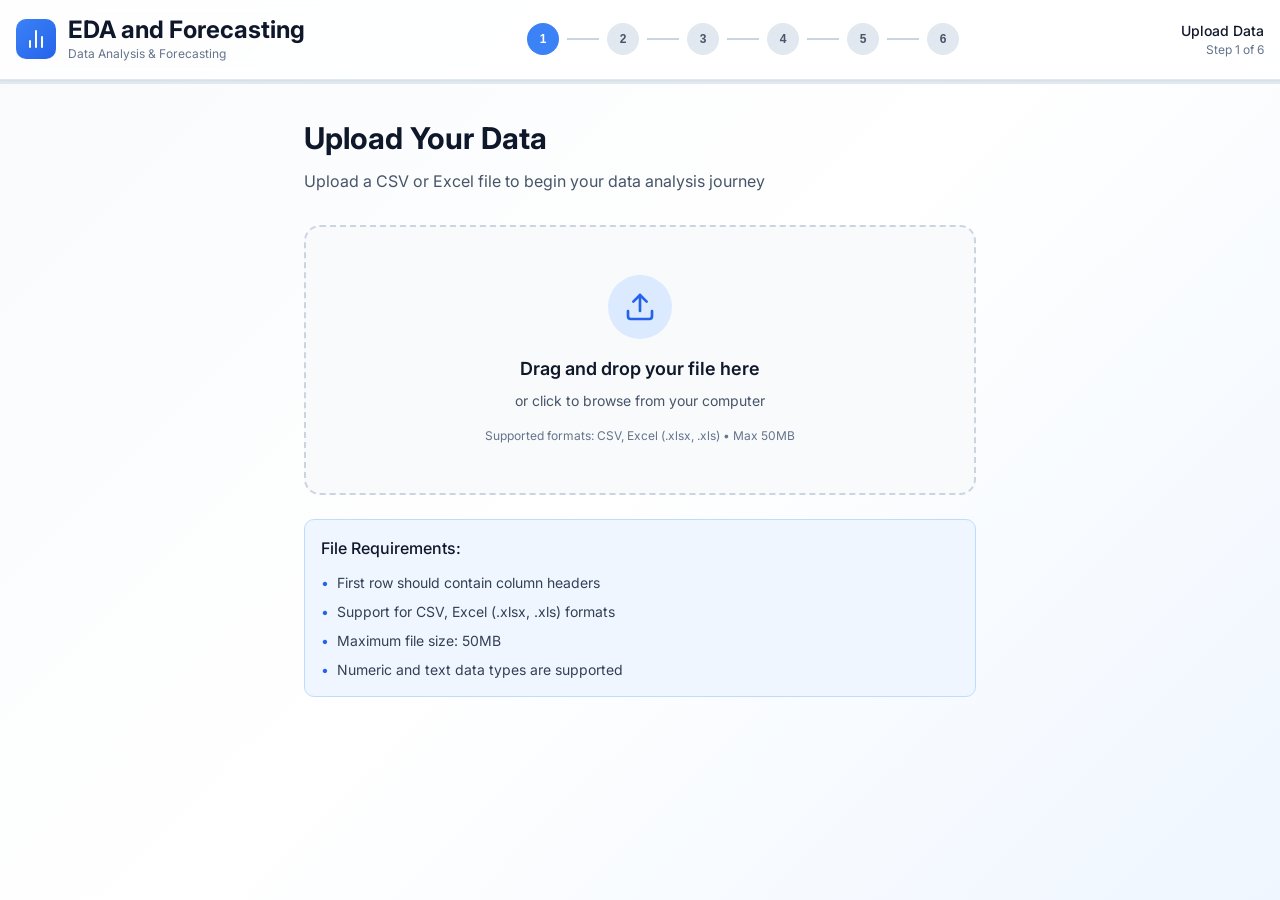
<file: index.html>
<!DOCTYPE html>
<html lang="en">
<head>
  <meta charset="UTF-8" />
  <meta name="viewport" content="width=device-width, initial-scale=1.0" />
  <title>EDA and Forecasting</title>
  <meta name="description" content="Upload your CSV or Excel data to begin analysis and forecasting with EDA and Forecasting." />
  <link rel="preconnect" href="https://fonts.googleapis.com" />
  <link rel="preconnect" href="https://fonts.gstatic.com" crossorigin />
  <link href="https://fonts.googleapis.com/css2?family=Inter:wght@300;400;500;600;700;800&display=swap" rel="stylesheet" />
  <link rel="stylesheet" href="styles.css" />
</head>
<body>
  <div id="nav-placeholder"></div>

  <main class="main-container">
    <section class="step-section" id="step-0">
      <div class="file-uploader-wrapper">
        <div class="section-header">
          <h2 class="section-title">Upload Your Data</h2>
          <p class="section-desc">Upload a CSV or Excel file to begin your data analysis journey</p>
        </div>

        <div class="upload-stack">
          <div class="drop-zone" id="dropZone">
            <input type="file" id="fileInput" accept=".csv,.xlsx,.xls" class="hidden-input" />
            <div class="drop-zone-icon">
              <svg width="32" height="32" viewBox="0 0 24 24" fill="none" stroke="currentColor" stroke-width="2" stroke-linecap="round" stroke-linejoin="round"><path d="M21 15v4a2 2 0 0 1-2 2H5a2 2 0 0 1-2-2v-4"/><polyline points="17 8 12 3 7 8"/><line x1="12" y1="3" x2="12" y2="15"/></svg>
            </div>
            <h3 class="drop-zone-title" id="dropZoneTitle">Drag and drop your file here</h3>
            <p class="drop-zone-sub">or click to browse from your computer</p>
            <p class="drop-zone-formats">Supported formats: CSV, Excel (.xlsx, .xls) • Max 50MB</p>
          </div>

          <div class="alert alert-error hidden" id="uploadError">
            <svg width="20" height="20" viewBox="0 0 24 24" fill="none" stroke="currentColor" stroke-width="2" stroke-linecap="round" stroke-linejoin="round"><circle cx="12" cy="12" r="10"/><line x1="12" y1="8" x2="12" y2="12"/><line x1="12" y1="16" x2="12.01" y2="16"/></svg>
            <div>
              <p class="alert-title">Upload Failed</p>
              <p class="alert-msg" id="uploadErrorMsg"></p>
            </div>
          </div>

          <div class="alert alert-success hidden" id="uploadSuccess">
            <svg width="20" height="20" viewBox="0 0 24 24" fill="none" stroke="currentColor" stroke-width="2" stroke-linecap="round" stroke-linejoin="round"><path d="M22 11.08V12a10 10 0 1 1-5.93-9.14"/><polyline points="22 4 12 14.01 9 11.01"/></svg>
            <div>
              <p class="alert-title" style="color: var(--green-900)">File uploaded successfully!</p>
              <p class="alert-msg" style="color: var(--green-700)">Proceeding to data explorer...</p>
            </div>
          </div>

          <div class="info-box">
            <h4 class="info-box-title">File Requirements:</h4>
            <ul class="info-box-list">
              <li><span class="bullet blue">•</span><span>First row should contain column headers</span></li>
              <li><span class="bullet blue">•</span><span>Support for CSV, Excel (.xlsx, .xls) formats</span></li>
              <li><span class="bullet blue">•</span><span>Maximum file size: 50MB</span></li>
              <li><span class="bullet blue">•</span><span>Numeric and text data types are supported</span></li>
            </ul>
          </div>
        </div>
      </div>
    </section>
  </main>

  <script src="common.js?v=999"></script>
  <script src="upload.js?v=999"></script>
</body>
</html>
</file>
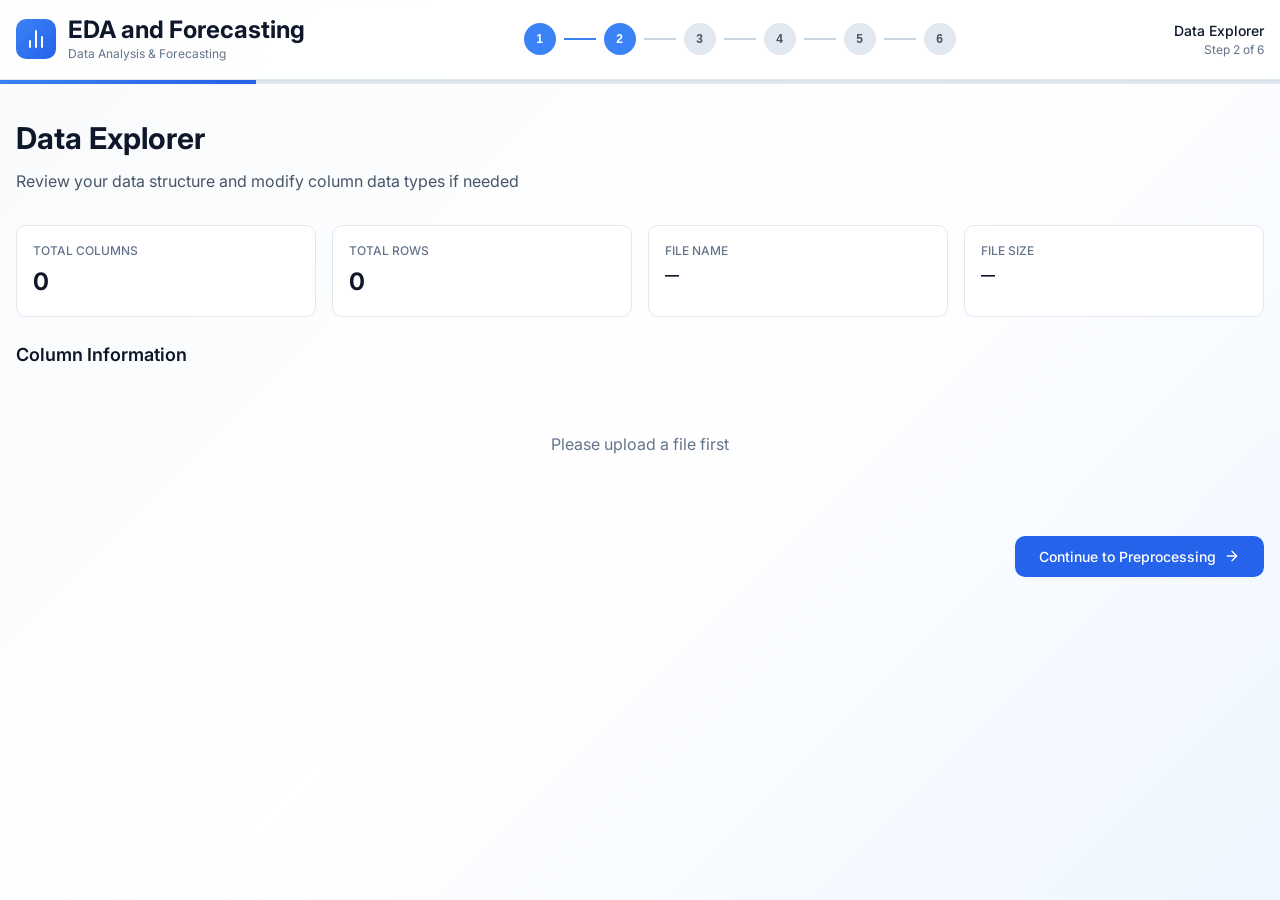
<file: explorer.html>
<!DOCTYPE html>
<html lang="en">
<head>
  <meta charset="UTF-8" />
  <meta name="viewport" content="width=device-width, initial-scale=1.0" />
  <title>EDA and Forecasting - Data Explorer</title>
  <meta name="description" content="Explore your uploaded data structure, review columns, and modify data types." />
  <link rel="preconnect" href="https://fonts.googleapis.com" />
  <link rel="preconnect" href="https://fonts.gstatic.com" crossorigin />
  <link href="https://fonts.googleapis.com/css2?family=Inter:wght@300;400;500;600;700;800&display=swap" rel="stylesheet" />
  <link rel="stylesheet" href="styles.css" />
</head>
<body>
  <div id="nav-placeholder"></div>

  <main class="main-container">
    <section class="step-section" id="step-1">
      <div class="section-header">
        <h2 class="section-title">Data Explorer</h2>
        <p class="section-desc">Review your data structure and modify column data types if needed</p>
      </div>

      <div class="stats-grid" id="explorerStats">
        <div class="stat-card">
          <p class="stat-label">TOTAL COLUMNS</p>
          <p class="stat-value" id="statColumns">0</p>
        </div>
        <div class="stat-card">
          <p class="stat-label">TOTAL ROWS</p>
          <p class="stat-value" id="statRows">0</p>
        </div>
        <div class="stat-card">
          <p class="stat-label">FILE NAME</p>
          <p class="stat-value stat-value-sm" id="statFileName">—</p>
        </div>
        <div class="stat-card">
          <p class="stat-label">FILE SIZE</p>
          <p class="stat-value stat-value-sm" id="statFileSize">—</p>
        </div>
      </div>

      <div class="column-section">
        <h3 class="subsection-title">Column Information</h3>
        <div id="columnList" class="column-list">
          <p class="empty-state">Please upload a file first</p>
        </div>
      </div>

      <div class="step-actions">
        <button class="btn btn-primary" onclick="navigateTo(2)">
          Continue to Preprocessing
          <svg width="16" height="16" viewBox="0 0 24 24" fill="none" stroke="currentColor" stroke-width="2" stroke-linecap="round" stroke-linejoin="round"><line x1="5" y1="12" x2="19" y2="12"/><polyline points="12 5 19 12 12 19"/></svg>
        </button>
      </div>
    </section>
  </main>

  <script src="common.js?v=1006"></script>
  <script src="explorer.js?v=1006"></script>
  <script>
    // Inline row-count patch — runs every page load, cannot be cached.
    // Fetches the authoritative rowCount from the backend and writes it directly to DOM.
    (async function patchRowCount() {
      try {
        const raw = localStorage.getItem('eda_and_forecasting_state');
        if (!raw) return;
        const state = JSON.parse(raw);
        const sessionId = state?.fileData?.sessionId;
        if (!sessionId) return;

        const API = 'http://' + (location.hostname || 'localhost') + ':8005/api';
        const resp = await fetch(API + '/meta/' + sessionId);
        if (!resp.ok) return;
        const meta = await resp.json();
        if (!meta.rowCount) return;

        // Patch the DOM directly
        const el = document.getElementById('statRows');
        if (el) el.textContent = meta.rowCount.toLocaleString();
      } catch (e) {
        console.warn('Row count patch failed:', e.message);
      }
    })();
  </script>
</body>
</html>
</file>
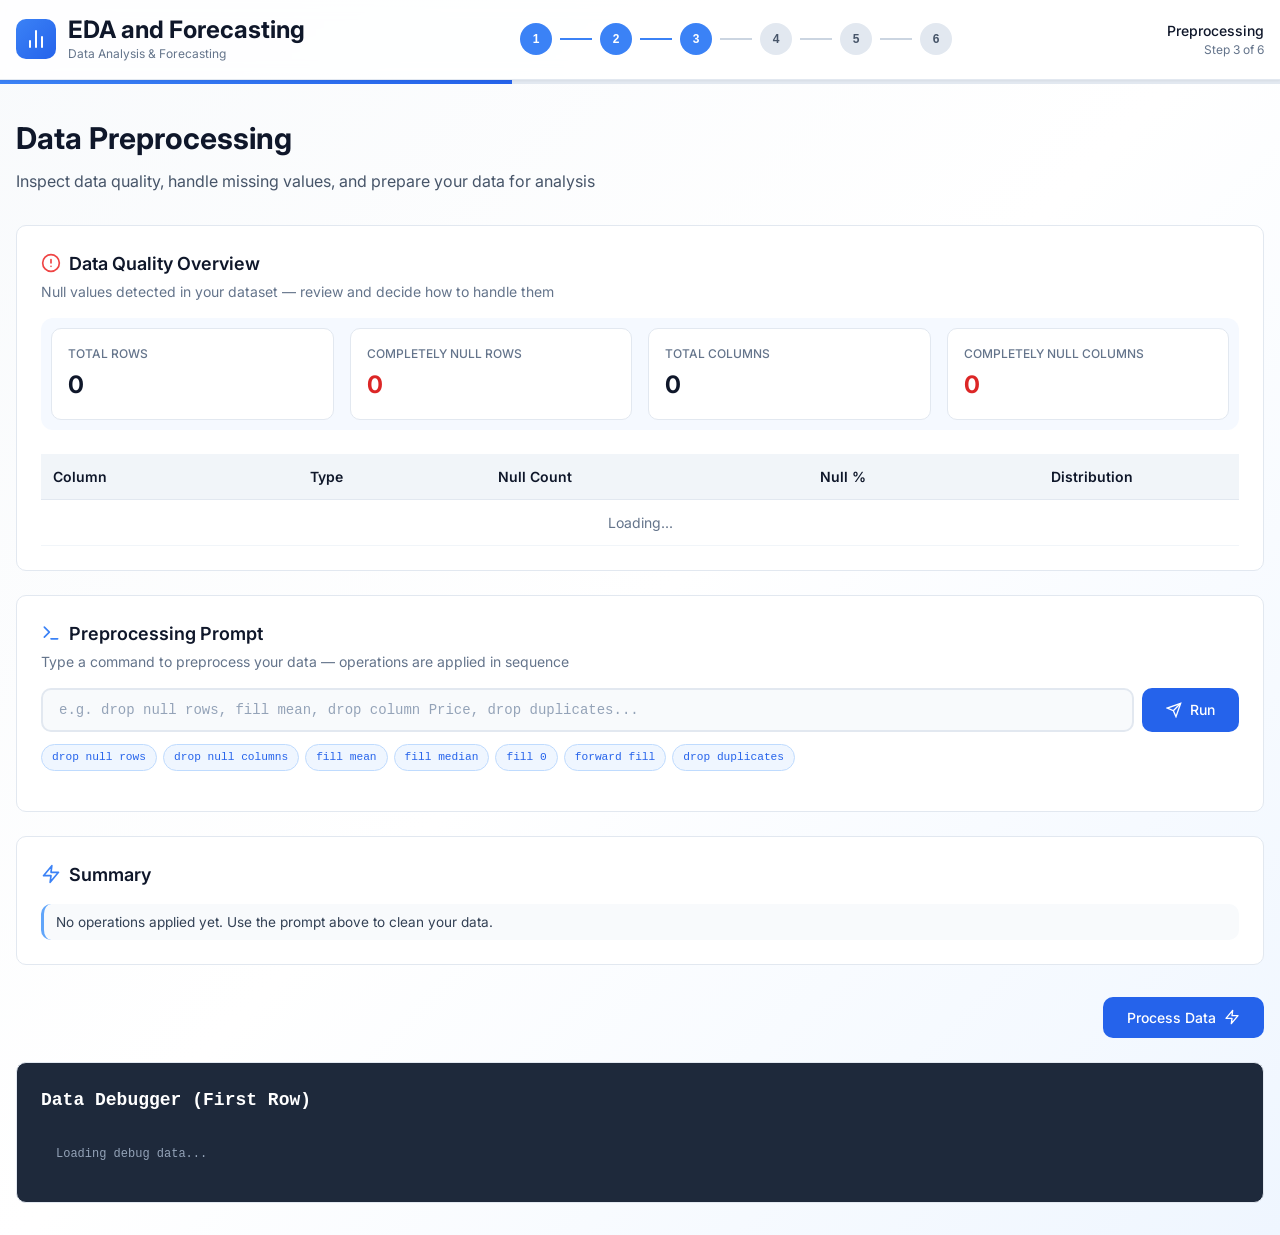
<file: preprocessing.html>
<!DOCTYPE html>
<html lang="en">
<head>
  <meta charset="UTF-8" />
  <meta name="viewport" content="width=device-width, initial-scale=1.0" />
  <title>EDA and Forecasting - Data Preprocessing</title>
  <meta name="description" content="Clean and prepare your data for analysis. View null data, handle missing values, and apply preprocessing commands." />
  <link rel="preconnect" href="https://fonts.googleapis.com" />
  <link rel="preconnect" href="https://fonts.gstatic.com" crossorigin />
  <link href="https://fonts.googleapis.com/css2?family=Inter:wght@300;400;500;600;700;800&display=swap" rel="stylesheet" />
  <link rel="stylesheet" href="styles.css" />
</head>
<body>
  <div id="nav-placeholder"></div>

  <main class="main-container">
    <section class="step-section" id="step-2">
      <div class="section-header">
        <h2 class="section-title">Data Preprocessing</h2>
        <p class="section-desc">Inspect data quality, handle missing values, and prepare your data for analysis</p>
      </div>

      <!-- ===== DATA QUALITY OVERVIEW ===== -->
      <div class="card" id="nullOverviewCard">
        <div class="card-header">
          <h3 class="card-title">
            <svg width="20" height="20" viewBox="0 0 24 24" fill="none" stroke="#ef4444" stroke-width="2" stroke-linecap="round" stroke-linejoin="round"><circle cx="12" cy="12" r="10"/><line x1="12" y1="8" x2="12" y2="12"/><line x1="12" y1="16" x2="12.01" y2="16"/></svg>
            Data Quality Overview
          </h3>
          <p class="card-desc">Null values detected in your dataset — review and decide how to handle them</p>
        </div>

        <!-- Summary Stats -->
        <div class="stats-grid" id="nullStats" style="background: rgba(59, 130, 246, 0.05); border-radius: 12px; padding: 10px;">
          <div class="stat-card">
            <p class="stat-label">TOTAL ROWS</p>
            <p class="stat-value" id="nullTotalRows">0</p>
          </div>
          <div class="stat-card">
            <p class="stat-label">COMPLETELY NULL ROWS</p>
            <p class="stat-value red-text" id="nullRowCount">0</p>
          </div>
          <div class="stat-card">
            <p class="stat-label">TOTAL COLUMNS</p>
            <p class="stat-value" id="nullTotalCols">0</p>
          </div>
          <div class="stat-card">
            <p class="stat-label">COMPLETELY NULL COLUMNS</p>
            <p class="stat-value red-text" id="nullColCount">0</p>
          </div>
        </div>

        <!-- Per-Column Null Table -->
        <div class="table-wrapper mt-4">
          <table class="comparison-table" id="nullTable">
            <thead>
              <tr>
                <th>Column</th>
                <th>Type</th>
                <th class="text-right">Null Count</th>
                <th class="text-right">Null %</th>
                <th style="width:200px">Distribution</th>
              </tr>
            </thead>
            <tbody id="nullTableBody">
              <tr><td colspan="5" class="empty-state">Loading...</td></tr>
            </tbody>
          </table>
        </div>
      </div>

      <!-- ===== PREPROCESSING PROMPT ===== -->
      <div class="card mt-6" id="promptCard">
        <div class="card-header">
          <h3 class="card-title">
            <svg width="20" height="20" viewBox="0 0 24 24" fill="none" stroke="#3b82f6" stroke-width="2" stroke-linecap="round" stroke-linejoin="round"><polyline points="4 17 10 11 4 5"/><line x1="12" y1="19" x2="20" y2="19"/></svg>
            Preprocessing Prompt
          </h3>
          <p class="card-desc">Type a command to preprocess your data — operations are applied in sequence</p>
        </div>

        <div class="prompt-input-wrapper">
          <input type="text" id="promptInput" class="prompt-input" placeholder="e.g. drop null rows, fill mean, drop column Price, drop duplicates..." autocomplete="off" />
          <button class="btn btn-primary prompt-submit-btn" id="promptSubmitBtn" onclick="handlePromptSubmit()">
            <svg width="16" height="16" viewBox="0 0 24 24" fill="none" stroke="currentColor" stroke-width="2"><line x1="22" y1="2" x2="11" y2="13"/><polygon points="22 2 15 22 11 13 2 9 22 2"/></svg>
            Run
          </button>
        </div>

        <div class="prompt-hints">
          <span class="prompt-hint" onclick="fillPrompt('drop null rows')">drop null rows</span>
          <span class="prompt-hint" onclick="fillPrompt('drop null columns')">drop null columns</span>
          <span class="prompt-hint" onclick="fillPrompt('fill mean')">fill mean</span>
          <span class="prompt-hint" onclick="fillPrompt('fill median')">fill median</span>
          <span class="prompt-hint" onclick="fillPrompt('fill 0')">fill 0</span>
          <span class="prompt-hint" onclick="fillPrompt('forward fill')">forward fill</span>
          <span class="prompt-hint" onclick="fillPrompt('drop duplicates')">drop duplicates</span>
        </div>

        <!-- Action Log -->
        <div id="actionLog" class="action-log hidden">
          <h4 class="action-log-title">
            <svg width="14" height="14" viewBox="0 0 24 24" fill="none" stroke="currentColor" stroke-width="2"><polyline points="12 8 12 12 14 14"/><circle cx="12" cy="12" r="10"/></svg>
            Applied Operations
          </h4>
          <div id="actionLogList" class="action-log-list"></div>
        </div>
      </div>

      <!-- ===== SUMMARY ===== -->
      <div class="card mt-6" id="summaryCard">
        <div class="card-header">
          <h3 class="card-title">
            <svg width="20" height="20" viewBox="0 0 24 24" fill="none" stroke="#3b82f6" stroke-width="2" stroke-linecap="round" stroke-linejoin="round"><polygon points="13 2 3 14 12 14 11 22 21 10 12 10 13 2"/></svg>
            Summary
          </h3>
        </div>
        <ul class="summary-list" id="summaryList">
          <li>No operations applied yet. Use the prompt above to clean your data.</li>
        </ul>
      </div>

      <div class="alert alert-error hidden" id="preprocessError">
        <svg width="20" height="20" viewBox="0 0 24 24" fill="none" stroke="currentColor" stroke-width="2"><circle cx="12" cy="12" r="10"/><line x1="12" y1="8" x2="12" y2="12"/><line x1="12" y1="16" x2="12.01" y2="16"/></svg>
        <div>
          <p class="alert-title">Processing Error</p>
          <p class="alert-msg" id="preprocessErrorMsg"></p>
        </div>
      </div>

      <div class="alert alert-success hidden" id="preprocessSuccess">
        <svg width="20" height="20" viewBox="0 0 24 24" fill="none" stroke="currentColor" stroke-width="2"><path d="M22 11.08V12a10 10 0 1 1-5.93-9.14"/><polyline points="22 4 12 14.01 9 11.01"/></svg>
        <div>
          <p class="alert-title" style="color:var(--green-900)">Data processed successfully!</p>
          <p class="alert-msg" style="color:var(--green-700)">Proceeding to EDA...</p>
        </div>
      </div>

      <div class="step-actions">
        <button class="btn btn-primary" id="processBtn" onclick="handlePreprocess()">
          Process Data
          <svg width="16" height="16" viewBox="0 0 24 24" fill="none" stroke="currentColor" stroke-width="2" stroke-linecap="round" stroke-linejoin="round"><polygon points="13 2 3 14 12 14 11 22 21 10 12 10 13 2"/></svg>
        </button>
      </div>

      <!-- Debug Area -->
      <div id="debugArea" class="card mt-6" style="background:#1e293b; color:#94a3b8; font-family:monospace; font-size:12px;">
        <div class="card-header"><h3 class="card-title" style="color:white">Data Debugger (First Row)</h3></div>
        <div class="card-body" id="debugContent" style="padding:15px; overflow-x:auto;">Loading debug data...</div>
      </div>
    </section>
  </main>

  <script src="common.js?v=1006"></script>
  <script src="preprocessing_v2.js?v=1006"></script>
  <script>
    (async function patchRowCount() {
      try {
        const raw = localStorage.getItem('eda_and_forecasting_state');
        if (!raw) return;
        const state = JSON.parse(raw);
        const sessionId = state?.fileData?.sessionId;
        if (!sessionId) return;

        const API = 'http://' + (location.hostname || 'localhost') + ':8005/api';
        const resp = await fetch(API + '/meta/' + sessionId);
        if (!resp.ok) return;
        const meta = await resp.json();
        if (!meta.rowCount) return;

        // Patch DOM directly for both stats elements
        const el1 = document.getElementById('nullTotalRows');
        if (el1) el1.textContent = meta.rowCount.toLocaleString();
        
        const el2 = document.getElementById('nullColCount');
        if (el2 && meta.completelyNullColCount !== undefined) {
          el2.textContent = meta.completelyNullColCount.toLocaleString();
        }
      } catch (e) {
        console.warn('Row count patch failed:', e.message);
      }
    })();
  </script>
</body>
</html>
</file>
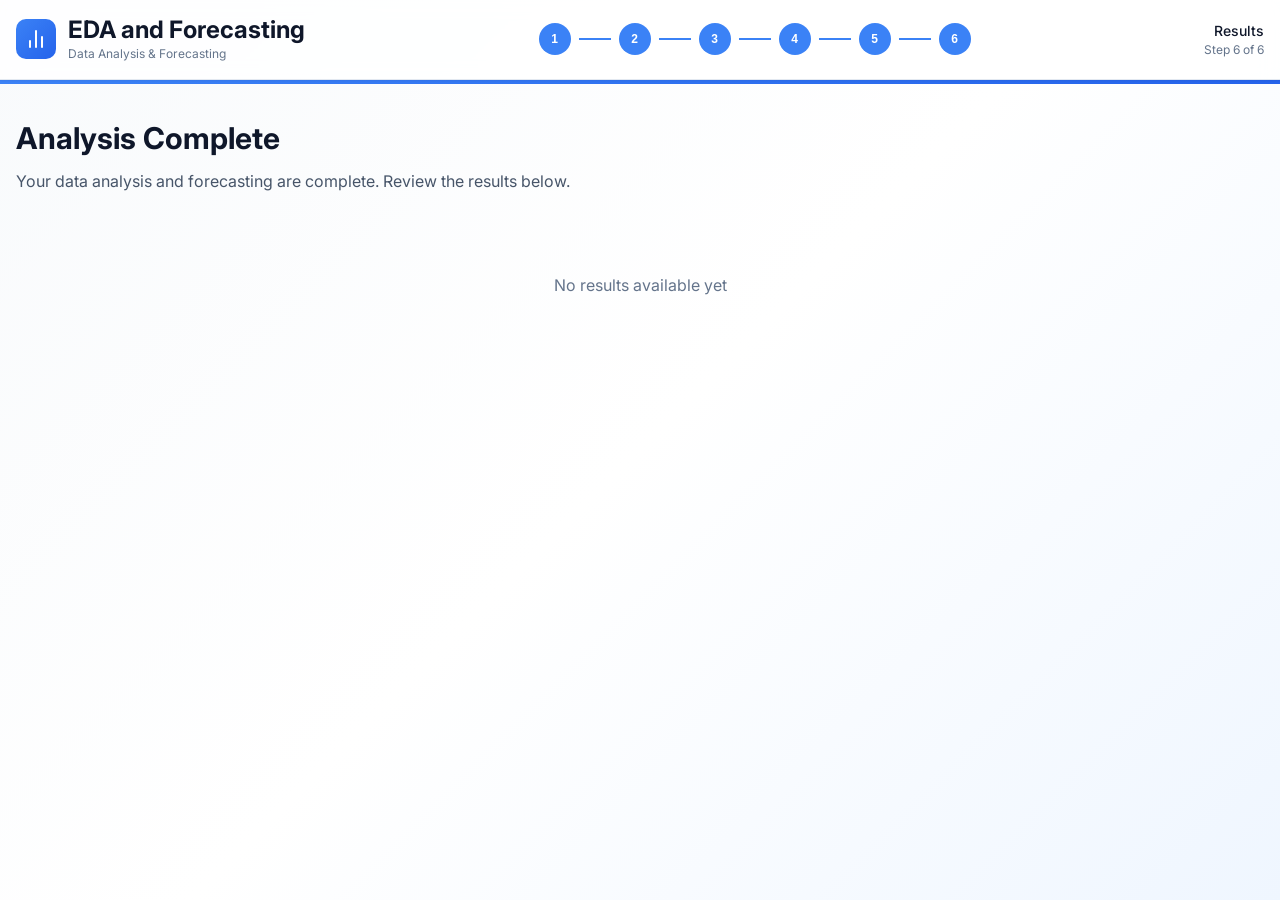
<file: results.html>
<!DOCTYPE html>
<html lang="en">
<head>
  <meta charset="UTF-8" />
  <meta name="viewport" content="width=device-width, initial-scale=1.0" />
  <title>EDA and Forecasting - Analysis Results</title>
  <meta name="description" content="Review your data analysis and forecasting results. Export findings in CSV, JSON, or PDF format." />
  <link rel="preconnect" href="https://fonts.googleapis.com" />
  <link rel="preconnect" href="https://fonts.gstatic.com" crossorigin />
  <link href="https://fonts.googleapis.com/css2?family=Inter:wght@300;400;500;600;700;800&display=swap" rel="stylesheet" />
  <link rel="stylesheet" href="styles.css" />
</head>
<body>
  <div id="nav-placeholder"></div>

  <main class="main-container">
    <section class="step-section" id="step-5">
      <div class="section-header">
        <h2 class="section-title">Analysis Complete</h2>
        <p class="section-desc">Your data analysis and forecasting are complete. Review the results below.</p>
      </div>

      <!-- Empty state -->
      <div id="resultsEmpty">
        <p class="empty-state">No results available yet</p>
      </div>

      <!-- Success Banner -->
      <div class="success-banner hidden" id="resultsBanner">
        <svg width="48" height="48" viewBox="0 0 24 24" fill="none" stroke="#16a34a" stroke-width="2"><path d="M22 11.08V12a10 10 0 1 1-5.93-9.14"/><polyline points="22 4 12 14.01 9 11.01"/></svg>
        <h3 class="banner-title">Analysis Pipeline Complete</h3>
        <p class="banner-desc">Your data has been successfully analyzed, visualized, and forecasted. The best performing model is <span class="bold" id="resultModelName"></span>.</p>
      </div>

      <!-- Results Grid -->
      <div class="stats-grid hidden" id="resultsGrid">
        <div class="stat-card"><p class="stat-label">BEST MODEL</p><p class="stat-value" id="resBestModel">—</p></div>
        <div class="stat-card"><p class="stat-label">ACCURACY</p><p class="stat-value green-text" id="resAccuracy">—</p></div>
        <div class="stat-card"><p class="stat-label">RMSE</p><p class="stat-value blue-text" id="resRmse">—</p></div>
        <div class="stat-card"><p class="stat-label">MAPE</p><p class="stat-value orange-text" id="resMape">—</p></div>
      </div>

      <!-- Model Details -->
      <div class="card mt-8 hidden" id="resultsDetails">
        <h3 class="subsection-title mb-4">Selected Model Details</h3>
        <div class="details-grid">
          <div>
            <h4 class="detail-heading">Model Information</h4>
            <div class="detail-rows">
              <div class="detail-row"><span>Model Name:</span><span class="bold" id="detModelName">—</span></div>
              <div class="detail-row"><span>Type:</span><span class="bold">Time Series Forecasting</span></div>
              <div class="detail-row"><span>Training Epochs:</span><span class="bold">100</span></div>
            </div>
          </div>
          <div>
            <h4 class="detail-heading">Performance Metrics</h4>
            <div class="detail-rows">
              <div class="detail-row"><span>Accuracy:</span><span class="bold" id="detAccuracy">—</span></div>
              <div class="detail-row"><span>Root Mean Squared Error:</span><span class="bold" id="detRmse">—</span></div>
              <div class="detail-row"><span>Mean Absolute Error:</span><span class="bold" id="detMae">—</span></div>
              <div class="detail-row"><span>Mean Absolute Percentage Error:</span><span class="bold" id="detMape">—</span></div>
            </div>
          </div>
        </div>
      </div>

      <!-- Key Insights -->
      <div class="card mt-8 hidden" id="resultsInsights">
        <h3 class="subsection-title mb-4">Key Insights</h3>
        <ul class="insights-list" id="insightsList"></ul>
      </div>

      <!-- Export -->
      <div class="card mt-8 hidden" id="resultsExport">
        <h3 class="subsection-title mb-4">Export Results</h3>
        <div class="export-row">
          <select id="exportFormat" class="select-input">
            <option value="csv">CSV Format</option>
            <option value="json">JSON Format</option>
            <option value="pdf">PDF Report</option>
          </select>
          <button class="btn btn-primary" id="exportBtn" onclick="handleExport()">
            <svg width="16" height="16" viewBox="0 0 24 24" fill="none" stroke="currentColor" stroke-width="2" stroke-linecap="round" stroke-linejoin="round"><path d="M21 15v4a2 2 0 0 1-2 2H5a2 2 0 0 1-2-2v-4"/><polyline points="7 10 12 15 17 10"/><line x1="12" y1="15" x2="12" y2="3"/></svg>
            Export Results
          </button>
        </div>
      </div>

      <!-- Action Buttons -->
      <div class="action-row hidden" id="resultsActions">
        <button class="btn btn-outline flex-1" onclick="resetApp()">
          <svg width="16" height="16" viewBox="0 0 24 24" fill="none" stroke="currentColor" stroke-width="2" stroke-linecap="round" stroke-linejoin="round"><polyline points="1 4 1 10 7 10"/><path d="M3.51 15a9 9 0 1 0 2.13-9.36L1 10"/></svg>
          Start New Analysis
        </button>
        <div class="download-hint">
          <p class="download-hint-title">Download model for production use</p>
          <p class="download-hint-desc">Export the trained model to integrate into your applications</p>
        </div>
      </div>
    </section>
  </main>

  <script src="common.js?v=1007"></script>
  <script src="results.js?v=1007"></script>
</body>
</html>
</file>
<file: styles.css>
/* ===== CSS RESET & BASE ===== */
*, *::before, *::after { box-sizing: border-box; margin: 0; padding: 0; }

:root {
  /* Slate palette */
  --slate-50: #f8fafc; --slate-100: #f1f5f9; --slate-200: #e2e8f0;
  --slate-300: #cbd5e1; --slate-400: #94a3b8; --slate-500: #64748b;
  --slate-600: #475569; --slate-700: #334155; --slate-800: #1e293b;
  --slate-900: #0f172a;
  /* Blue */
  --blue-50: #eff6ff; --blue-100: #dbeafe; --blue-200: #bfdbfe;
  --blue-300: #93c5fd; --blue-400: #60a5fa; --blue-500: #3b82f6;
  --blue-600: #2563eb; --blue-700: #1d4ed8;
  /* Green */
  --green-50: #f0fdf4; --green-100: #dcfce7; --green-200: #bbf7d0;
  --green-600: #16a34a; --green-700: #15803d; --green-800: #166534;
  --green-900: #14532d;
  /* Red */
  --red-50: #fef2f2; --red-100: #fee2e2; --red-200: #fecaca;
  --red-400: #f87171; --red-600: #dc2626; --red-700: #b91c1c;
  --red-800: #991b1b; --red-900: #7f1d1d;
  /* Amber / Yellow */
  --amber-50: #fffbeb; --amber-200: #fde68a; --amber-400: #fbbf24;
  --amber-600: #d97706; --amber-800: #92400e; --amber-900: #78350f;
  --yellow-50: #fefce8; --yellow-400: #facc15; --yellow-800: #854d0e;
  --yellow-900: #713f12;
  /* Orange */
  --orange-600: #ea580c;
  /* Purple */
  --purple-50: #faf5ff; --purple-500: #a855f7; --purple-600: #9333ea;
  /* Emerald */
  --emerald-50: #ecfdf5;

  --font: 'Inter', -apple-system, BlinkMacSystemFont, 'Segoe UI', sans-serif;
  --radius: 0.625rem;
  --radius-lg: 0.75rem;
  --radius-xl: 1rem;
  --radius-2xl: 1rem;
  --shadow-sm: 0 1px 2px 0 rgb(0 0 0 / 0.05);
  --shadow: 0 1px 3px 0 rgb(0 0 0 / 0.1), 0 1px 2px -1px rgb(0 0 0 / 0.1);
  --shadow-lg: 0 10px 15px -3px rgb(0 0 0 / 0.1), 0 4px 6px -4px rgb(0 0 0 / 0.1);
}

html { scroll-behavior: smooth; }
body {
  font-family: var(--font);
  min-height: 100vh;
  background: linear-gradient(135deg, var(--slate-50), #fff, var(--blue-50));
  color: var(--slate-900);
  line-height: 1.5;
  -webkit-font-smoothing: antialiased;
}

.hidden { display: none !important; }

/* ===== NAVIGATION ===== */
.navbar {
  position: sticky; top: 0; z-index: 50;
  border-bottom: 1px solid var(--slate-200);
  background: rgba(255,255,255,0.8);
  backdrop-filter: blur(8px);
  box-shadow: var(--shadow-sm);
}
.nav-container {
  max-width: 80rem; margin: 0 auto; padding: 1rem;
  display: flex; align-items: center; justify-content: space-between;
}
.nav-left { display: flex; align-items: center; gap: 0.75rem; }
.nav-logo {
  background: linear-gradient(135deg, var(--blue-500), var(--blue-600));
  color: #fff; padding: 0.5rem; border-radius: var(--radius);
  display: flex; align-items: center; justify-content: center;
}
.nav-title { font-size: 1.5rem; font-weight: 700; color: var(--slate-900); line-height: 1.2; }
.nav-subtitle { font-size: 0.75rem; color: var(--slate-500); }
.nav-steps { display: none; align-items: center; gap: 0.5rem; }
@media (min-width: 768px) { .nav-steps { display: flex; } }
.nav-step-circle {
  width: 2rem; height: 2rem; border-radius: 50%;
  display: flex; align-items: center; justify-content: center;
  font-size: 0.75rem; font-weight: 600; transition: all 0.2s;
  cursor: pointer; border: none;
}
.nav-step-circle.active { background: var(--blue-500); color: #fff; }
.nav-step-circle.inactive { background: var(--slate-200); color: var(--slate-600); }
.nav-step-line { width: 2rem; height: 2px; transition: all 0.2s; }
.nav-step-line.active { background: var(--blue-500); }
.nav-step-line.inactive { background: var(--slate-300); }
.nav-right { text-align: right; }
.nav-step-label { font-size: 0.875rem; font-weight: 500; color: var(--slate-900); }
.nav-step-count { font-size: 0.75rem; color: var(--slate-500); }

/* ===== PROGRESS BAR ===== */
.progress-bar-track { width: 100%; height: 4px; background: var(--slate-200); }
.progress-bar-fill {
  height: 100%;
  background: linear-gradient(to right, var(--blue-500), var(--blue-600));
  transition: width 0.3s ease;
}

/* ===== MAIN CONTAINER ===== */
.main-container { max-width: 80rem; margin: 0 auto; padding: 2rem 1rem; }

/* ===== SECTION HEADERS ===== */
.section-header { margin-bottom: 2rem; }
.section-title { font-size: 1.875rem; font-weight: 700; color: var(--slate-900); margin-bottom: 0.5rem; }
.section-desc { color: var(--slate-600); font-size: 1rem; }

/* ===== FILE UPLOADER ===== */
.file-uploader-wrapper { max-width: 42rem; margin: 0 auto; }
.upload-stack { display: flex; flex-direction: column; gap: 1.5rem; }
.drop-zone {
  position: relative; border-radius: var(--radius-2xl); border: 2px dashed var(--slate-300);
  padding: 3rem; text-align: center; cursor: pointer;
  background: var(--slate-50); transition: all 0.3s;
}
.drop-zone:hover { border-color: var(--blue-400); background: rgba(239,246,255,0.5); }
.drop-zone.dragging { border-color: var(--blue-500); background: var(--blue-50); }
.drop-zone.loading { opacity: 0.5; pointer-events: none; }
.hidden-input { display: none; }
.drop-zone-icon {
  margin: 0 auto 1rem; width: 4rem; height: 4rem; border-radius: 50%;
  background: var(--blue-100); display: flex; align-items: center; justify-content: center;
  color: var(--blue-600);
}
.drop-zone-title { font-size: 1.125rem; font-weight: 600; color: var(--slate-900); margin-bottom: 0.5rem; }
.drop-zone-sub { font-size: 0.875rem; color: var(--slate-600); margin-bottom: 1rem; }
.drop-zone-formats { font-size: 0.75rem; color: var(--slate-500); }

/* ===== ALERTS ===== */
.alert {
  border-radius: var(--radius); padding: 1rem; display: flex; gap: 0.75rem;
  align-items: flex-start;
}
.alert-error { border: 1px solid var(--red-200); background: var(--red-50); color: var(--red-600); }
.alert-success { border: 1px solid var(--green-200); background: var(--green-50); color: var(--green-600); }
.alert-title { font-weight: 500; color: var(--red-900); }
.alert-msg { font-size: 0.875rem; color: var(--red-700); }

/* ===== INFO BOX ===== */
.info-box {
  border-radius: var(--radius); background: var(--blue-50);
  border: 1px solid var(--blue-200); padding: 1rem;
}
.info-box-title { font-weight: 500; color: var(--slate-900); margin-bottom: 0.75rem; }
.info-box-list { list-style: none; display: flex; flex-direction: column; gap: 0.5rem; }
.info-box-list li { display: flex; gap: 0.5rem; font-size: 0.875rem; color: var(--slate-700); }
.bullet.blue { color: var(--blue-600); }

/* ===== STAT CARDS ===== */
.stats-grid { display: grid; grid-template-columns: repeat(2, 1fr); gap: 1rem; margin-bottom: 1.5rem; }
@media (min-width: 768px) { .stats-grid { grid-template-columns: repeat(4, 1fr); } }
.stat-card {
  border-radius: var(--radius); border: 1px solid var(--slate-200);
  background: #fff; padding: 1rem;
}
.stat-label { font-size: 0.75rem; color: var(--slate-500); font-weight: 500; text-transform: uppercase; }
.stat-value { font-size: 1.5rem; font-weight: 700; color: var(--slate-900); margin-top: 0.25rem; }
.stat-value-sm { font-size: 0.875rem; }

/* ===== CARDS ===== */
.card {
  border-radius: var(--radius); border: 1px solid var(--slate-200);
  background: #fff; padding: 1.5rem;
}
.card-header { margin-bottom: 1rem; }
.card-header-row { display: flex; align-items: center; justify-content: space-between; margin-bottom: 1rem; }
.card-title { font-size: 1.125rem; font-weight: 600; color: var(--slate-900); display: flex; align-items: center; gap: 0.5rem; }
.card-desc { font-size: 0.875rem; color: var(--slate-500); margin-top: 0.25rem; }

/* ===== BUTTONS ===== */
.btn {
  display: inline-flex; align-items: center; gap: 0.5rem;
  padding: 0.75rem 1.5rem; border-radius: var(--radius);
  font-size: 0.875rem; font-weight: 500; cursor: pointer;
  transition: all 0.2s; border: none; font-family: var(--font);
}
.btn-primary { background: var(--blue-600); color: #fff; }
.btn-primary:hover { background: var(--blue-700); box-shadow: var(--shadow-lg); }
.btn-primary:disabled { background: var(--slate-400); cursor: not-allowed; }
.btn-green { background: var(--green-600); color: #fff; }
.btn-green:hover { background: var(--green-700); box-shadow: var(--shadow-lg); }
.btn-outline {
  background: #fff; color: var(--slate-700); border: 1px solid var(--slate-300);
}
.btn-outline:hover { border-color: var(--slate-400); background: var(--slate-50); }
.btn-sm { padding: 0.375rem 0.75rem; font-size: 0.75rem; border-radius: 0.375rem; }
.btn-sm.active { background: var(--slate-900); color: #fff; }
.btn-sm.inactive { background: #fff; color: var(--slate-700); border: 1px solid var(--slate-200); }
.btn-sm.inactive:hover { background: var(--slate-50); }
.link-btn { background: none; border: none; color: var(--blue-600); font-weight: 500; font-size: 0.875rem; cursor: pointer; font-family: var(--font); }
.link-btn:hover { color: var(--blue-700); }
.step-actions { margin-top: 2rem; display: flex; justify-content: flex-end; gap: 0.75rem; }

/* ===== COLUMN LIST (Data Explorer) ===== */
.column-section { margin-bottom: 1rem; }
.subsection-title { font-size: 1.125rem; font-weight: 600; color: var(--slate-900); }
.column-list { display: flex; flex-direction: column; gap: 0.75rem; margin-top: 1rem; }
.column-item {
  border-radius: var(--radius); border: 1px solid var(--slate-200);
  background: #fff; transition: all 0.2s; overflow: hidden;
}
.column-item:hover { border-color: var(--slate-300); }
.column-header {
  width: 100%; padding: 1rem; display: flex; align-items: center; justify-content: space-between;
  cursor: pointer; background: none; border: none; text-align: left; font-family: var(--font);
  transition: background 0.2s;
}
.column-header:hover { background: var(--slate-50); }
.column-name { font-weight: 600; color: var(--slate-900); }
.column-type-label { font-size: 0.75rem; color: var(--slate-500); margin-top: 0.25rem; }
.column-chevron { transition: transform 0.2s; color: var(--slate-400); }
.column-chevron.open { transform: rotate(180deg); }
.column-details {
  border-top: 1px solid var(--slate-200); padding: 1rem;
  background: var(--slate-50); display: none;
}
.column-details.open { display: block; }
.column-detail-grid { display: grid; grid-template-columns: 1fr 1fr; gap: 1rem; }
.column-detail-grid-3 { display: grid; grid-template-columns: repeat(3, 1fr); gap: 1rem; margin-top: 1rem; }
.detail-label { font-size: 0.75rem; font-weight: 500; color: var(--slate-600); margin-bottom: 0.5rem; display: flex; align-items: center; gap: 0.25rem; }
.detail-value {
  font-size: 0.875rem; font-weight: 500; color: var(--slate-900);
  padding: 0.5rem 0.75rem; background: #fff; border-radius: var(--radius); border: 1px solid var(--slate-200);
}
.detail-stat-label { font-size: 0.75rem; color: var(--slate-500); font-weight: 500; margin-bottom: 0.25rem; }
.detail-stat-value { font-size: 1.125rem; font-weight: 700; color: var(--slate-900); }
.select-input {
  width: 100%; padding: 0.5rem 0.75rem; font-size: 0.875rem;
  border-radius: var(--radius); border: 1px solid var(--slate-300);
  background: #fff; font-family: var(--font); cursor: pointer;
}
.select-input:hover { border-color: var(--slate-400); }
.select-input:focus { outline: none; border-color: var(--blue-500); box-shadow: 0 0 0 2px rgba(59,130,246,0.2); }

/* ===== PREPROCESSING ===== */
.preprocess-layout { display: grid; grid-template-columns: 1fr; gap: 1.5rem; }
@media (min-width: 1024px) { .preprocess-layout { grid-template-columns: 2fr 1fr; } }
.preprocess-main { display: flex; flex-direction: column; gap: 1.5rem; }
.preprocess-sidebar { display: flex; flex-direction: column; gap: 1.5rem; }
.column-checkboxes { display: flex; flex-direction: column; gap: 0.5rem; }
.checkbox-row {
  display: flex; align-items: center; gap: 0.75rem;
  padding: 0.75rem; border-radius: var(--radius); cursor: pointer; transition: background 0.2s;
}
.checkbox-row:hover { background: var(--slate-50); }
.checkbox-row input[type="checkbox"] {
  width: 1rem; height: 1rem; accent-color: var(--blue-600); cursor: pointer;
}
.checkbox-col-name { font-weight: 500; color: var(--slate-900); }
.checkbox-col-type { font-size: 0.75rem; color: var(--slate-500); }
.radio-group { display: flex; flex-direction: column; gap: 0.75rem; }
.radio-option {
  display: flex; align-items: center; gap: 0.75rem; padding: 0.75rem;
  border-radius: var(--radius); border: 1px solid var(--slate-200);
  cursor: pointer; transition: all 0.2s;
}
.radio-option:hover { border-color: var(--blue-300); background: var(--blue-50); }
.radio-option input[type="radio"] { width: 1rem; height: 1rem; accent-color: var(--blue-600); cursor: pointer; }
.radio-content { flex: 1; }
.radio-label { font-weight: 500; color: var(--slate-900); }
.radio-desc { font-size: 0.75rem; color: var(--slate-500); }
.checkbox-option {
  display: flex; align-items: flex-start; gap: 0.75rem; padding: 0.75rem;
  border-radius: var(--radius); border: 1px solid var(--slate-200);
  cursor: pointer; transition: all 0.2s;
}
.checkbox-option:hover { border-color: var(--blue-300); background: var(--blue-50); }
.checkbox-option input[type="checkbox"] { width: 1rem; height: 1rem; accent-color: var(--blue-600); margin-top: 2px; cursor: pointer; }
.checkbox-content { flex: 1; }
.summary-stats { display: flex; flex-direction: column; gap: 0.75rem; font-size: 0.875rem; }
.summary-label { color: var(--slate-600); }
.summary-value { font-weight: 700; color: var(--slate-900); text-transform: capitalize; }

/* ===== TABS ===== */
.tabs { margin-top: 1rem; }
.tab-list {
  display: grid; gap: 0; border-radius: var(--radius);
  background: var(--slate-200); padding: 0.25rem; margin-bottom: 1rem;
}
.tab-list { grid-template-columns: repeat(5, 1fr); }
#forecastTabList { grid-template-columns: repeat(4, 1fr); }
.tab-btn {
  padding: 0.5rem 1rem; border: none; background: none; font-size: 0.875rem;
  font-weight: 500; color: var(--slate-600); cursor: pointer; border-radius: 0.375rem;
  transition: all 0.2s; font-family: var(--font);
}
.tab-btn.active { background: #fff; color: var(--slate-900); box-shadow: var(--shadow-sm); }
.tab-btn:hover:not(.active) { color: var(--slate-900); }
.tab-content { display: none; }
.tab-content.active { display: block; }

/* ===== CHARTS ===== */
.chart-grid { display: grid; grid-template-columns: 1fr; gap: 1.5rem; }
@media (min-width: 1024px) { .chart-grid { grid-template-columns: repeat(2, 1fr); } }
.chart-container { position: relative; height: 300px; width: 100%; }
.chart-container-sm { position: relative; height: 150px; width: 100%; }
.chart-container.chart-tall { height: 400px; }
.chart-container.chart-md { height: 350px; }

/* ===== INSIGHT BOXES ===== */
.insight-box { padding: 0.75rem; border-radius: 0.375rem; font-size: 0.875rem; }
.insight-box.blue { background: var(--blue-50); }
.insight-box.green { background: var(--green-50); }
.insight-box.red { background: var(--red-50); }
.insight-box.amber { background: var(--amber-50); }
.insight-box.yellow { background: var(--yellow-50); }
.insight-box.gray { background: var(--slate-50); border: 1px solid var(--slate-200); }
.border-left-red { border-left: 4px solid var(--red-400); }
.border-left-green { border-left: 4px solid var(--green-600); }
.border-left-blue { border-left: 4px solid var(--blue-400); }
.border-left-yellow { border-left: 4px solid var(--yellow-400); }
.insight-title { font-weight: 600; color: inherit; }
.insight-text { margin-top: 0.25rem; }
.insight-text-xs { font-size: 0.75rem; margin-top: 0.25rem; }
.insight-list { list-style: none; margin-top: 0.5rem; font-size: 0.875rem; }
.insight-list li { margin-bottom: 0.25rem; }
.insight-grid-2 { display: grid; grid-template-columns: 1fr 1fr; gap: 1rem; margin-top: 1rem; }

/* ===== WEEK / STORE BUTTONS ===== */
.week-buttons, .store-buttons { display: flex; flex-wrap: wrap; gap: 0.5rem; margin-bottom: 1rem; }

/* ===== FACTOR ANALYSIS CARD ===== */
.factor-card { margin-top: 1rem; }
.factor-grid { display: grid; grid-template-columns: repeat(3, 1fr); gap: 1rem; }
@media (max-width: 768px) { .factor-grid { grid-template-columns: 1fr; } }
.factor-box { padding: 1rem; border-radius: var(--radius); border: 1px solid; }
.factor-box.blue { background: var(--blue-50); border-color: var(--blue-200); }
.factor-box.green { background: var(--green-50); border-color: var(--green-200); }
.factor-box.amber { background: var(--amber-50); border-color: var(--amber-200); }
.factor-title { font-weight: 600; font-size: 0.875rem; margin-bottom: 0.75rem; }
.factor-row { display: flex; justify-content: space-between; font-size: 0.875rem; margin-bottom: 0.5rem; }
.factor-row .mono { font-family: monospace; }

/* ===== CORRELATION GRID ===== */
.correlation-grid { display: grid; grid-template-columns: 1fr 1fr; gap: 1rem; }
@media (max-width: 768px) { .correlation-grid { grid-template-columns: 1fr; } }
.corr-card { padding: 1rem; border-radius: var(--radius); border: 1px solid; }
.corr-card.blue { background: var(--blue-50); border-color: var(--blue-200); }
.corr-card.green { background: var(--green-50); border-color: var(--green-200); }
.corr-card.amber { background: var(--amber-50); border-color: var(--amber-200); }
.corr-card.red { background: var(--red-50); border-color: var(--red-200); }
.corr-title { font-weight: 600; font-size: 0.875rem; margin-bottom: 0.5rem; }
.corr-text { font-size: 0.875rem; margin-top: 0.5rem; }

/* ===== MODEL GRID (Forecasting) ===== */
.model-grid { display: grid; grid-template-columns: repeat(3, 1fr); gap: 1rem; }
@media (max-width: 768px) { .model-grid { grid-template-columns: 1fr; } }
.model-card {
  padding: 1rem; border-radius: var(--radius); border: 2px solid var(--slate-200);
  background: #fff; cursor: pointer; transition: all 0.2s;
}
.model-card:hover { border-color: var(--slate-300); }
.model-card.selected-blue { border-color: var(--blue-500); background: var(--blue-50); }
.model-card.selected-green { border-color: var(--green-600); background: var(--green-50); }
.model-card.selected-purple { border-color: var(--purple-500); background: var(--purple-50); }
.model-name { font-weight: 600; color: var(--slate-900); }
.model-desc { font-size: 0.75rem; color: var(--slate-600); margin-top: 0.5rem; }
.model-stats { margin-top: 0.75rem; display: flex; flex-direction: column; gap: 0.25rem; font-size: 0.75rem; }
.model-stat-row { display: flex; justify-content: space-between; }
.mono { font-family: monospace; font-weight: 600; }
.green-text { color: var(--green-700); }
.red-text { color: var(--red-600); }
.amber-text { color: var(--amber-600); }
.blue-text { color: var(--blue-600); }
.orange-text { color: var(--orange-600); }
.green-700-text { color: var(--green-700); }
.bold { font-weight: 700; }

/* ===== BADGES ===== */
.badge {
  display: inline-flex; align-items: center; justify-content: center;
  padding: 0.25rem 0.75rem; border-radius: 1rem; font-size: 0.75rem;
  font-weight: 500; margin-top: 0.75rem; width: 100%;
}
.badge-outline { border: 1px solid var(--slate-300); background: #fff; color: var(--slate-700); }
.badge-green { background: var(--green-600); color: #fff; }
.badge-secondary { background: var(--slate-100); color: var(--slate-700); }

/* ===== METRIC CARDS ===== */
.metric-grid-3 { display: grid; grid-template-columns: repeat(3, 1fr); gap: 1rem; }
.metric-grid-4 { display: grid; grid-template-columns: repeat(2, 1fr); gap: 1rem; }
@media (min-width: 768px) { .metric-grid-4 { grid-template-columns: repeat(4, 1fr); } }
@media (max-width: 768px) { .metric-grid-3 { grid-template-columns: 1fr; } }
.metric-card { border-radius: var(--radius); border: 1px solid; padding: 1.5rem; }
.metric-card.red-bg { background: var(--red-50); border-color: var(--red-200); }
.metric-card.green-bg { background: var(--green-50); border-color: var(--green-200); }
.metric-content { display: flex; align-items: flex-start; justify-content: space-between; }
.metric-label { font-size: 0.875rem; color: var(--slate-600); }
.metric-value { font-size: 1.5rem; font-weight: 700; margin-top: 0.5rem; }
.metric-sub { font-size: 0.75rem; color: var(--slate-500); margin-top: 0.25rem; }
.red-icon { color: var(--red-600); }

/* ===== ANALYSIS GRID ===== */
.analysis-grid { display: grid; grid-template-columns: 1fr 1fr; gap: 1rem; }
@media (max-width: 768px) { .analysis-grid { grid-template-columns: 1fr; } }

/* ===== PROPHET COMPONENTS ===== */
.component-charts { display: flex; flex-direction: column; gap: 1.5rem; }
.component-label { font-weight: 600; color: var(--slate-900); margin-bottom: 0.5rem; }
.chart-caption { font-size: 0.75rem; color: var(--slate-600); margin-top: 0.5rem; }
.advantages-grid { display: grid; grid-template-columns: 1fr 1fr; gap: 1rem; }
@media (max-width: 768px) { .advantages-grid { grid-template-columns: 1fr; } }
.code-inline { background: #fff; padding: 0.25rem 0.5rem; border-radius: 0.25rem; font-size: 0.75rem; display: inline-block; margin-top: 0.25rem; }

/* ===== COMPARISON TABLE ===== */
.table-wrapper { overflow-x: auto; }
.comparison-table { width: 100%; font-size: 0.875rem; border-collapse: collapse; }
.comparison-table thead { background: var(--slate-100); }
.comparison-table th, .comparison-table td { padding: 0.75rem; }
.comparison-table th { text-align: left; font-weight: 600; border-bottom: 1px solid var(--slate-200); }
.comparison-table td { border-bottom: 1px solid var(--slate-100); }
.text-right { text-align: right; }

/* ===== GREEN CARD ===== */
.green-bg { background: var(--green-50); }
.green-border { border-color: var(--green-200); }
.final-rec-list { list-style: none; font-size: 0.875rem; color: var(--green-800); margin-left: 1rem; }
.final-rec-list li { margin-bottom: 0.5rem; }

/* ===== RESULTS PAGE ===== */
.empty-state { text-align: center; padding: 3rem; color: var(--slate-500); }
.success-banner {
  margin-bottom: 2rem; border-radius: var(--radius); border: 2px solid var(--green-200);
  background: linear-gradient(to right, var(--green-50), var(--emerald-50));
  padding: 2rem; text-align: center;
}
.success-banner svg { margin: 0 auto 1rem; }
.banner-title { font-size: 1.5rem; font-weight: 700; margin-bottom: 0.5rem; }
.banner-desc { color: var(--slate-600); max-width: 40rem; margin: 0 auto; }
.details-grid { display: grid; grid-template-columns: 1fr 1fr; gap: 1.5rem; }
@media (max-width: 768px) { .details-grid { grid-template-columns: 1fr; } }
.detail-heading { font-weight: 500; color: var(--slate-900); margin-bottom: 0.75rem; }
.detail-rows { display: flex; flex-direction: column; gap: 0.5rem; font-size: 0.875rem; color: var(--slate-700); }
.detail-row { display: flex; justify-content: space-between; }
.insights-list { list-style: none; display: flex; flex-direction: column; gap: 0.75rem; }
.insight-item { display: flex; gap: 0.75rem; }
.insight-num {
  flex-shrink: 0; width: 1.5rem; height: 1.5rem; border-radius: 50%;
  background: var(--blue-100); color: var(--blue-600);
  display: flex; align-items: center; justify-content: center;
  font-size: 0.75rem; font-weight: 700;
}
.insight-item-text { color: var(--slate-700); }
.export-row { display: flex; flex-wrap: wrap; gap: 1rem; }
.action-row { display: flex; flex-wrap: wrap; gap: 1rem; margin-top: 2rem; }
.flex-1 { flex: 1; min-width: 200px; }
.download-hint {
  flex: 1; min-width: 200px; border-radius: var(--radius);
  background: linear-gradient(to right, var(--blue-50), var(--blue-100));
  border: 1px solid var(--blue-200); padding: 1rem;
}
.download-hint-title { font-size: 0.875rem; font-weight: 500; color: var(--slate-900); }
.download-hint-desc { font-size: 0.75rem; color: var(--slate-600); margin-top: 0.25rem; }

/* ===== UTILITY ===== */
.mt-4 { margin-top: 1rem; }
.mt-6 { margin-top: 1.5rem; }
.mt-8 { margin-top: 2rem; }
.mb-4 { margin-bottom: 1rem; }

/* ===== SPIN ANIMATION ===== */
.spin { animation: spin 1s linear infinite; }
@keyframes spin { from { transform: rotate(0deg); } to { transform: rotate(360deg); } }

/* ===== NULL OVERVIEW ===== */
.null-bar-track {
  width: 100%; height: 8px; background: var(--slate-100);
  border-radius: 4px; overflow: hidden;
}
.null-bar-fill {
  height: 100%; border-radius: 4px; transition: width 0.3s ease;
  min-width: 0;
}
.null-type-badge {
  display: inline-block; padding: 2px 8px; border-radius: 4px;
  background: var(--slate-100); color: var(--slate-600);
  font-size: 0.75rem; font-weight: 500;
}
.null-badge {
  display: inline-block; padding: 2px 8px; border-radius: 1rem;
  background: var(--red-50); color: var(--red-600);
  font-size: 0.7rem; font-weight: 600; border: 1px solid var(--red-200);
}
.null-badge-ok {
  display: inline-block; padding: 2px 8px; border-radius: 1rem;
  background: var(--green-50); color: var(--green-600);
  font-size: 0.7rem; font-weight: 600; border: 1px solid var(--green-200);
}

/* ===== PROMPT INPUT ===== */
.prompt-input-wrapper {
  display: flex; gap: 0.5rem; margin-bottom: 0.75rem;
}
.prompt-input {
  flex: 1; padding: 0.75rem 1rem; font-size: 0.875rem;
  border-radius: var(--radius); border: 2px solid var(--slate-200);
  background: var(--slate-50); font-family: 'Courier New', monospace;
  transition: border-color 0.2s;
}
.prompt-input:focus {
  outline: none; border-color: var(--blue-500);
  box-shadow: 0 0 0 3px rgba(59,130,246,0.15);
  background: #fff;
}
.prompt-input::placeholder { color: var(--slate-400); }
.prompt-submit-btn { white-space: nowrap; }

/* ===== PROMPT HINTS ===== */
.prompt-hints {
  display: flex; flex-wrap: wrap; gap: 0.375rem; margin-bottom: 1rem;
}
.prompt-hint {
  display: inline-block; padding: 4px 10px; border-radius: 1rem;
  background: var(--blue-50); color: var(--blue-600); border: 1px solid var(--blue-200);
  font-size: 0.7rem; font-weight: 500; cursor: pointer;
  transition: all 0.2s; font-family: 'Courier New', monospace;
}
.prompt-hint:hover {
  background: var(--blue-100); border-color: var(--blue-300);
  transform: translateY(-1px);
}

/* ===== ACTION LOG ===== */
.action-log { margin-top: 1rem; }
.action-log-title {
  font-size: 0.8rem; font-weight: 600; color: var(--slate-600);
  display: flex; align-items: center; gap: 6px; margin-bottom: 0.5rem;
}
.action-log-list { display: flex; flex-direction: column; gap: 0.375rem; }
.action-log-entry {
  display: flex; align-items: center; gap: 0.5rem;
  padding: 0.5rem 0.75rem; border-radius: var(--radius);
  font-size: 0.8rem;
}
.action-log-entry.success { background: var(--green-50); border: 1px solid var(--green-200); }
.action-log-entry.error { background: var(--red-50); border: 1px solid var(--red-200); }
.action-log-icon { font-weight: 700; font-size: 0.875rem; }
.action-log-entry.success .action-log-icon { color: var(--green-600); }
.action-log-entry.error .action-log-icon { color: var(--red-600); }
.action-log-content { flex: 1; }
.action-log-action { font-weight: 600; color: var(--slate-900); }
.action-log-detail { margin-left: 0.5rem; color: var(--slate-600); }
.action-log-time { font-size: 0.7rem; color: var(--slate-400); white-space: nowrap; }

/* ===== MODEL CHECKBOX GRID (Forecasting) ===== */
.model-checkbox-grid {
  display: grid; grid-template-columns: repeat(2, 1fr); gap: 0.75rem;
}
@media (min-width: 768px) { .model-checkbox-grid { grid-template-columns: repeat(3, 1fr); } }
.model-checkbox-card {
  display: flex; align-items: flex-start; gap: 0.75rem;
  padding: 1rem; border-radius: var(--radius); border: 2px solid var(--slate-200);
  background: #fff; cursor: pointer; transition: all 0.2s;
}
.model-checkbox-card:hover { border-color: var(--slate-300); box-shadow: var(--shadow-sm); }
.model-checkbox-card.checked { border-color: var(--blue-400); background: var(--blue-50); }
.model-checkbox-card input[type="checkbox"] {
  width: 1.125rem; height: 1.125rem; accent-color: var(--blue-600);
  cursor: pointer; margin-top: 2px;
}
.model-checkbox-info { flex: 1; }
.model-checkbox-name { font-weight: 600; color: var(--slate-900); font-size: 0.9rem; }
.model-checkbox-desc { font-size: 0.75rem; color: var(--slate-500); margin-top: 0.25rem; }
.model-checkbox-tag {
  display: inline-block; margin-top: 0.375rem; padding: 1px 6px;
  border-radius: 4px; font-size: 0.65rem; font-weight: 600;
}
.model-checkbox-tag.baseline { background: var(--slate-100); color: var(--slate-600); }
.model-checkbox-tag.recommended { background: var(--green-100); color: var(--green-700); }
.model-checkbox-tag.advanced { background: var(--purple-50); color: var(--purple-600); }
.model-checkbox-tag.ml { background: var(--amber-50); color: var(--amber-600); }
.model-checkbox-tag.statistical { background: var(--blue-50); color: var(--blue-600); }

/* ===== TRAINING STATUS ===== */
.train-actions { display: flex; align-items: center; gap: 1rem; margin-top: 1.5rem; flex-wrap: wrap; }
.train-status { font-size: 0.8rem; color: var(--slate-500); display:flex; align-items:center; gap:6px; }

/* ===== DYNAMIC RESULTS TABLE ===== */
.results-table-dynamic { width: 100%; }
.results-table-dynamic th { white-space: nowrap; }
.winner-row { background: var(--green-50); }

/* ===== SUMMARY LIST ===== */
.summary-list {
  list-style: none; padding: 0; margin: 0;
  display: flex; flex-direction: column; gap: 0.5rem;
}
.summary-list li {
  padding: 0.5rem 0.75rem; border-radius: var(--radius);
  background: var(--slate-50); font-size: 0.85rem;
  color: var(--slate-700); border-left: 3px solid var(--blue-400);
}

.ai-insight-panel { background: #f0f7ff; border-radius: 12px; padding: 16px; margin-top: 16px; border-left: 4px solid #3b82f6; display: none; } .ai-insight-panel.visible { display: block; } .insight-title { font-weight: 700; color: #1e3a8a; margin-bottom: 8px; display: flex; align-items: center; gap: 8px; } .insight-text { color: #334155; font-size: 14px; line-height: 1.5; } @keyframes spin { from { transform: rotate(0deg); } to { transform: rotate(360deg); } } .spin-small { display: inline-block; width: 16px; height: 16px; border: 2px solid rgba(59, 130, 246, 0.2); border-top-color: #3b82f6; border-radius: 50%; animation: spin 1s linear infinite; }
/* ===== DISCOVERY HUB STYLES ===== */
.eda-layout {
  display: grid;
  grid-template-columns: 300px 1fr;
  gap: 2rem;
  align-items: start;
}

@media (max-width: 1024px) {
  .eda-layout {
    grid-template-columns: 1fr;
  }
}

.discovery-sidebar {
  position: sticky;
  top: 5rem;
}

.style-grid .style-btn {
  padding: 0.625rem;
  border-radius: var(--radius);
  border: 1px solid var(--slate-200);
  background: #fff;
  font-size: 0.75rem;
  font-weight: 600;
  color: var(--slate-600);
  cursor: pointer;
  transition: all 0.2s;
  text-align: center;
}

.style-grid .style-btn:hover {
  border-color: var(--blue-300);
  background: var(--blue-50);
}

.style-grid .style-btn.active {
  border-color: var(--blue-500);
  background: var(--blue-600);
  color: #fff;
  box-shadow: var(--shadow-sm);
}

.suggestion-list {
  display: flex;
  flex-wrap: wrap;
  gap: 0.5rem;
}

.suggestion-tag {
  padding: 0.375rem 0.75rem;
  border-radius: 2rem;
  background: #fff;
  border: 1px solid var(--blue-200);
  color: var(--blue-700);
  font-size: 0.75rem;
  font-weight: 500;
  cursor: pointer;
  transition: all 0.2s;
}

.suggestion-tag:hover {
  background: var(--blue-100);
  transform: translateY(-1px);
}

.graph-canvas {
  min-height: 600px;
}

.empty-canvas {
  display: flex;
  flex-direction: column;
  align-items: center;
  justify-content: center;
  padding: 5rem 2rem;
  background: rgba(255, 255, 255, 0.4);
  border: 2px dashed var(--slate-200);
  border-radius: var(--radius-xl);
  text-align: center;
  color: var(--slate-400);
}

.empty-icon {
  font-size: 3rem;
  margin-bottom: 1rem;
  opacity: 0.5;
}

.discovery-grid {
  display: grid;
  grid-template-columns: 1fr;
  gap: 2rem;
}

@media (min-width: 1440px) {
  .discovery-grid {
    grid-template-columns: 1fr 1fr;
  }
}

/* Discovery Card Enhancement */
.discovery-card {
  transition: transform 0.3s ease, box-shadow 0.3s ease;
}

.discovery-card:hover {
  transform: translateY(-4px);
  box-shadow: var(--shadow-lg);
}

.analysis-overlay {
  background: var(--slate-50);
  border-top: 1px solid var(--slate-200);
  padding: 1.25rem;
  display: none;
}

.analysis-overlay.visible {
  display: block;
  animation: slideDown 0.3s ease-out;
}

@keyframes slideDown {
  from { opacity: 0; transform: translateY(-10px); }
  to { opacity: 1; transform: translateY(0); }
}

.btn-analyze-sparkle {
  background: linear-gradient(135deg, var(--blue-600), var(--purple-600));
  color: #fff;
  border: none;
  font-weight: 600;
}

.btn-analyze-sparkle:hover {
  filter: brightness(1.1);
  box-shadow: 0 0 15px rgba(147, 51, 234, 0.3);
}

/* ===== VALIDATION STRATEGY STYLES ===== */
.strategy-grid { display: grid; grid-template-columns: repeat(2, 1fr); gap: 1rem; margin-top: 1rem; }
@media (max-width: 768px) { .strategy-grid { grid-template-columns: 1fr; } }
.strategy-card { border: 2px solid var(--slate-200); border-radius: var(--radius-lg); padding: 1.5rem; cursor: pointer; transition: all 0.2s; position: relative; background: #fff; }
.strategy-card:hover { border-color: var(--blue-300); background: var(--blue-50); }
.strategy-card.active { border-color: var(--blue-500); background: var(--blue-50); box-shadow: var(--shadow); }
.strategy-card input[type="radio"] { position: absolute; top: 1.5rem; right: 1.5rem; width: 1.25rem; height: 1.25rem; accent-color: var(--blue-600); }
.strategy-title { display: block; font-size: 1.125rem; font-weight: 700; color: var(--slate-900); margin-bottom: 0.25rem; }
.strategy-desc { display: block; font-size: 0.875rem; color: var(--slate-500); line-height: 1.4; }
.strategy-config { border-top: 1px solid var(--slate-200); margin-top: 1rem; padding-top: 1rem; }
.file-upload-zone { border: 2px dashed var(--slate-300); border-radius: var(--radius); padding: 1rem; text-align: center; margin-top: 0.5rem; background: var(--slate-50); }
.file-upload-zone:hover { border-color: var(--blue-400); }
.file-status-text { font-size: 0.75rem; color: var(--slate-500); margin-top: 0.5rem; }

/* ===== VALIDATION CHARTS GRID ===== */
.validation-charts-grid { 
  display: grid; 
  grid-template-columns: repeat(2, 1fr); 
  gap: 1.5rem; 
  margin-top: 1.5rem; 
}
@media (max-width: 1024px) { 
  .validation-charts-grid { grid-template-columns: 1fr; } 
}
.validation-card {
  border: 1px solid var(--slate-200);
  transition: transform 0.2s;
}
.validation-card:hover {
  transform: translateY(-4px);
  box-shadow: var(--shadow-lg);
}
</file>
